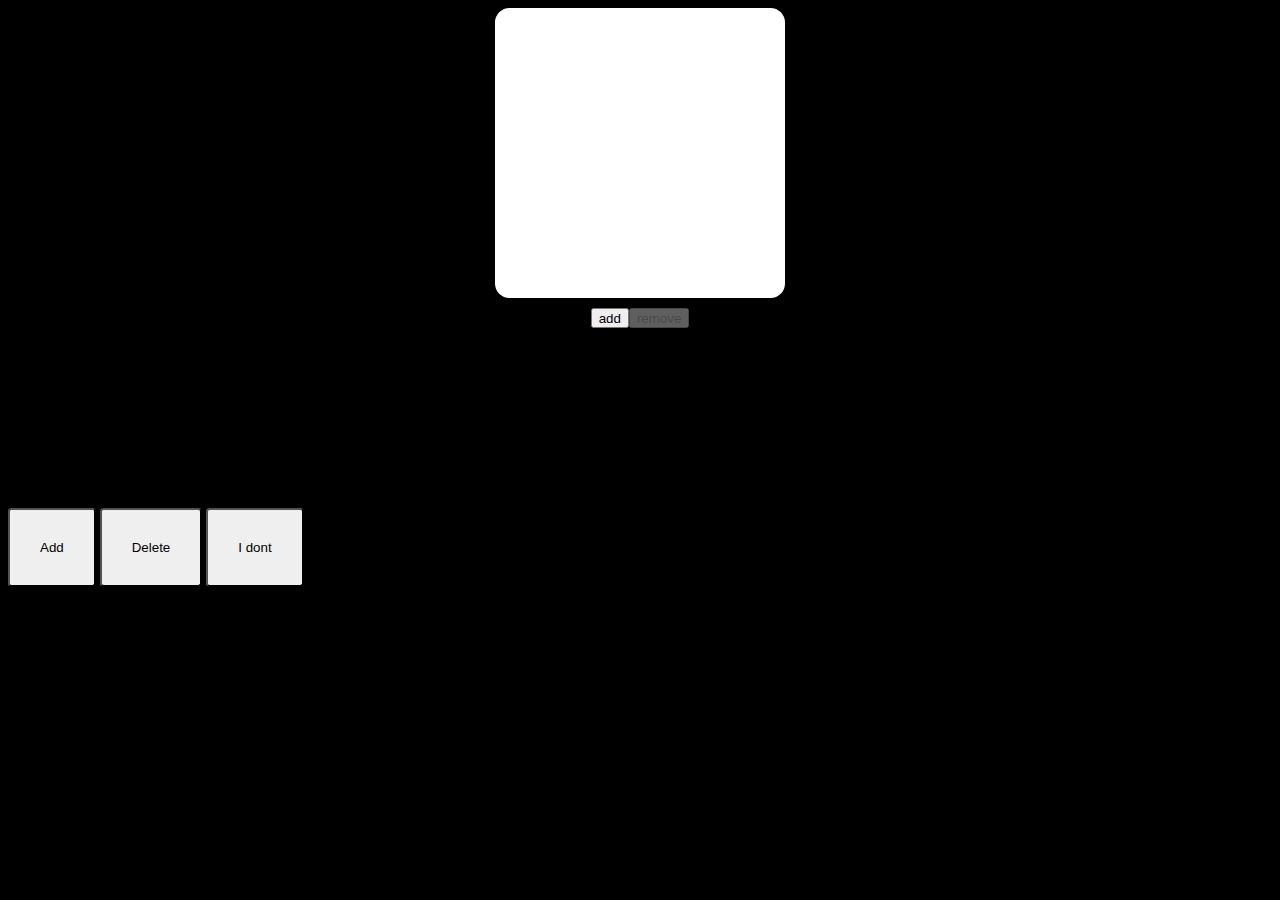
<file: Learning_Udemy/index.html>
<!DOCTYPE html>
<html lang="en">
<head>
    <meta charset="UTF-8">
    <meta name="viewport" content="width=device-width, initial-scale=1.0">
    <title>Document</title>
    <link rel="stylesheet" href="index.css"> 
</head>
<body>
    <div class="modal">
      <div class="modall">
          <div class="modal_box"></div>
      </div>
      <div class="modal_button">
          <div>
            <button id="add">add</button>
            <button id="remove" disabled>remove</button>  
          </div>
        </div>
    </div>

    <div class="button">
    <button>Add</button>
    <button>Delete</button>
    <button>I dont</button>
  </div>
    <script src="js/script.js"></script>
</body>
</html>
</file>
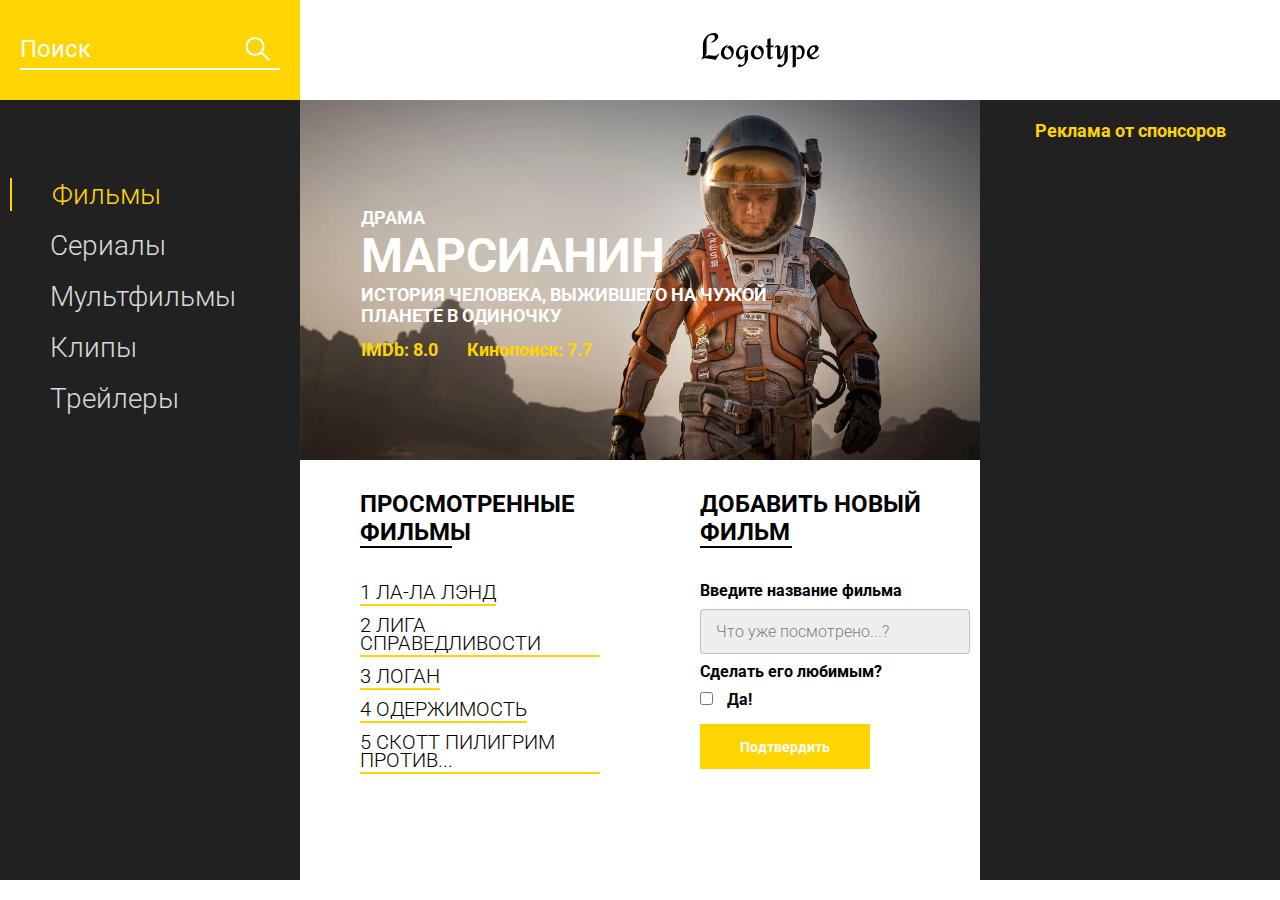
<file: project/index.html>
<!DOCTYPE html>
<html lang="en">
<head>
    <meta charset="UTF-8">
    <meta name="viewport" content="width=device-width, initial-scale=1.0">
    <title>Movie DB</title>
    <link href="https://fonts.googleapis.com/css?family=Roboto:300,400,700&display=swap&subset=cyrillic-ext" rel="stylesheet">
    <link rel="stylesheet" href="css/style.min.css">
</head>
<body>
    <header class="header">
        <div class="header__search">
            <form action="#">
                <input type="text" placeholder="Поиск">
            </form>
        </div>
        <div class="header__logo">
            <img src="icons/Logotype.svg" alt="logo">
        </div>
    </header>
    <main class="promo">
        <div class="promo__menu">
            <nav class="promo__menu-list">
                <ul>
                    <li><a class="promo__menu-item promo__menu-item_active" href="#">Фильмы</a></li>
                    <li><a class="promo__menu-item" href="#">Сериалы</a></li>
                    <li><a class="promo__menu-item" href="#">Мультфильмы</a></li>
                    <li><a class="promo__menu-item" href="#">Клипы</a></li>
                    <li><a class="promo__menu-item" href="#">Трейлеры</a></li>
                </ul>
            </nav>
        </div>
        <div class="promo__content">
            <div class="promo__bg">
                <div class="promo__genre">ДРАМА</div>
                <div class="promo__title">МАРСИАНИН</div>
                <div class="promo__descr">ИСТОРИЯ ЧЕЛОВЕКА, ВЫЖИВШЕГО НА ЧУЖОЙ ПЛАНЕТЕ В ОДИНОЧКУ</div>
                <div class="promo__ratings">
                    <span>IMDb: 8.0</span>
                    <span>Кинопоиск: 7.7</span>
                </div>
            </div>
            <div class="promo__interactive">
                <div>
                    <div class="promo__interactive-title">ПРОСМОТРЕННЫЕ ФИЛЬМЫ</div>
                    <ul class="promo__interactive-list">
                    </ul>
                </div>
                <div>
                    <form class="add">
                        <div class="promo__interactive-title">ДОБАВИТЬ НОВЫЙ ФИЛЬМ</div>
                        <span>Введите название фильма</span>
                        <input class="adding__input" type="text" placeholder="Что уже посмотрено...?">
                        <span>Сделать его любимым?</span>
                        <input type="checkbox">
                        <span class="yes">Да!</span>
                        <button>Подтвердить</button>
                    </form>
                </div>
            </div>
        </div>
        <div class="promo__adv">
            <div class="promo__adv-title">Реклама от спонсоров</div>

        </div>
    </main>

    <script src="js/script.js"></script>
</body>
</html>
</file>
<file: Learning_Udemy/index.css>
body {
    background-color: black;
}
.modal {
    position: relative;
    display: block;
    width: 100%;
    height: 500px;
    
}
.modall {
    width: 100%;
    height: 300px;
}
.modal_box {
    border-radius: 5%;
    width: 290px;
    height: 290px;
    background-color: white;
    margin: 0 auto;
    transition: all 3s;
}
.box-remove {
      width: 0px;
      height: 0px;
      transition: all 3s;
}
.modal_button {
    position: relative;
    margin: 0 auto;
    width: 100%;
    height: 200px;
}
.modal_button div {
    display: flex;
    justify-content: center;
    width: 200px;
    height: 20px;
    margin: 0 auto;
}

.modal_button div button {
    cursor: pointer;
}
.button button {
    padding: 30px;
    border-radius: 4%;
    cursor: pointer;
    
}
.button button:hover {
    opacity: 0.8;
}
</file>
<file: project/css/style.min.css>
*{-webkit-box-sizing:border-box;box-sizing:border-box;margin:0;padding:0;font-family:'Roboto', sans-serif}.header{display:-webkit-box;display:-ms-flexbox;display:flex;height:100px}.header__search{display:-webkit-box;display:-ms-flexbox;display:flex;-webkit-box-pack:center;-ms-flex-pack:center;justify-content:center;-webkit-box-align:center;-ms-flex-align:center;align-items:center;height:100%;width:300px;background:#FFD500}.header__search form{position:relative;width:260px;height:30px}.header__search form input{width:100%;border:none;border-bottom:2px solid #fff;background-color:transparent;color:#fff;font-size:24px;line-height:28px;padding-bottom:5px;outline:none}.header__search form input::-webkit-input-placeholder{color:#fff}.header__search form input:-ms-input-placeholder{color:#fff}.header__search form input::-ms-input-placeholder{color:#fff}.header__search form input::placeholder{color:#fff}.header__search form:after{content:'';display:block;position:absolute;top:2px;right:10px;background:url("../icons/search.svg") center center/cover no-repeat;width:24px;height:24px}.header__logo{display:-webkit-box;display:-ms-flexbox;display:flex;-webkit-box-pack:center;-ms-flex-pack:center;justify-content:center;-webkit-box-align:center;-ms-flex-align:center;align-items:center;height:100%;width:calc(100% - 360px)}.promo{height:780px;display:-webkit-box;display:-ms-flexbox;display:flex}.promo__menu{width:300px;height:100%;background:#212121;padding:60px 0 0 10px}.promo__menu-item{display:block;font-size:28px;line-height:33px;color:#D6D9DC;text-decoration:none;font-weight:300;padding-left:40px;margin-top:18px}.promo__menu-item:hover{color:#FFD500}.promo__menu-item_active{border-left:2px solid  #FFD500;color:#FFD500}.promo__content{width:calc(100% - 600px)}.promo__bg{height:360px;background:url("../img/mars.webp") center center/cover no-repeat;background-position:top;padding:107px 0 0 61px}.promo__genre{font-weight:bold;font-size:18px;line-height:21px;color:#FFFFFF;text-transform:uppercase}.promo__title{font-weight:bold;font-size:48px;line-height:56px;color:#FFFFFF;text-transform:uppercase}.promo__descr{width:481px;font-weight:bold;font-size:18px;line-height:21px;color:#FFFFFF;text-transform:uppercase}.promo__ratings{margin-top:13px}.promo__ratings span{font-weight:bold;font-size:18px;line-height:21px;color:#FFD500;margin-right:25px}.promo__interactive{display:-webkit-box;display:-ms-flexbox;display:flex}.promo__interactive>div{width:50%;padding:30px 0 0 60px}.promo__interactive-title{display:inline-block;font-weight:bold;font-size:24px;line-height:28px;color:#000000}.promo__interactive-title:after{content:'';display:block;width:33%;height:2px;background-color:#000}.promo__interactive-list{list-style-type:none;margin-top:35px;display:-webkit-box;display:-ms-flexbox;display:flex;-webkit-box-orient:vertical;-webkit-box-direction:normal;-ms-flex-direction:column;flex-direction:column;-webkit-box-align:start;-ms-flex-align:start;align-items:flex-start}.promo__interactive-item{display:inline-block;position:relative;font-weight:300;font-size:20px;line-height:18px;color:#000000;margin-bottom:15px;padding-right:40px;text-transform:uppercase}.promo__interactive-item span{display:block;position:absolute;left:-30px;top:50%;-webkit-transform:translateY(-50%);transform:translateY(-50%);width:20px;height:20px;background:url("../icons/Star.svg") center center/cover no-repeat}.promo__interactive-item:before{content:'';position:absolute;bottom:-5px;display:block;width:calc(100% - 40px);height:2px;background-color:#FFD500}.promo__interactive-item:hover .delete{content:'';display:block;position:absolute;right:0px;top:50%;-webkit-transform:translateY(-50%);transform:translateY(-50%);width:20px;height:20px;background:url("../icons/trash.png") center center/cover no-repeat;cursor:pointer}.promo__interactive .add .promo__interactive-title{margin-bottom:25px}.promo__interactive .add span{display:block;margin:10px 0;font-weight:bold;font-size:16px;line-height:16px;color:#000000}.promo__interactive .add .yes{display:inline;margin-left:10px}.promo__interactive .add input[type="text"]{width:270px;height:45px;line-height:50px;font-size:16px;background:rgba(196,196,196,0.29);border:1px solid rgba(0,0,0,0.19);padding:0 15px;outline:none;border-radius:4px}.promo__interactive .add input[type="text"]::-webkit-input-placeholder{font-weight:300;font-size:16px;color:rgba(0,0,0,0.53)}.promo__interactive .add input[type="text"]:-ms-input-placeholder{font-weight:300;font-size:16px;color:rgba(0,0,0,0.53)}.promo__interactive .add input[type="text"]::-ms-input-placeholder{font-weight:300;font-size:16px;color:rgba(0,0,0,0.53)}.promo__interactive .add input[type="text"]::placeholder{font-weight:300;font-size:16px;color:rgba(0,0,0,0.53)}.promo__interactive .add button{display:block;margin-top:15px;width:170px;height:45px;background:#FFD500;font-weight:bold;font-size:14px;line-height:14px;color:#FFFFFF;border:none;outline:none;cursor:pointer}.promo__interactive .add button:active{-webkit-transform:scale(0.95);transform:scale(0.95)}.promo__adv{background:#212121;width:300px;height:100%}.promo__adv-title{font-weight:bold;font-size:18px;line-height:21px;color:#FFD500;margin:20px 0;text-align:center}.promo__adv img{width:100%;margin-bottom:10px}
/*# sourceMappingURL=style.min.css.map */
</file>
